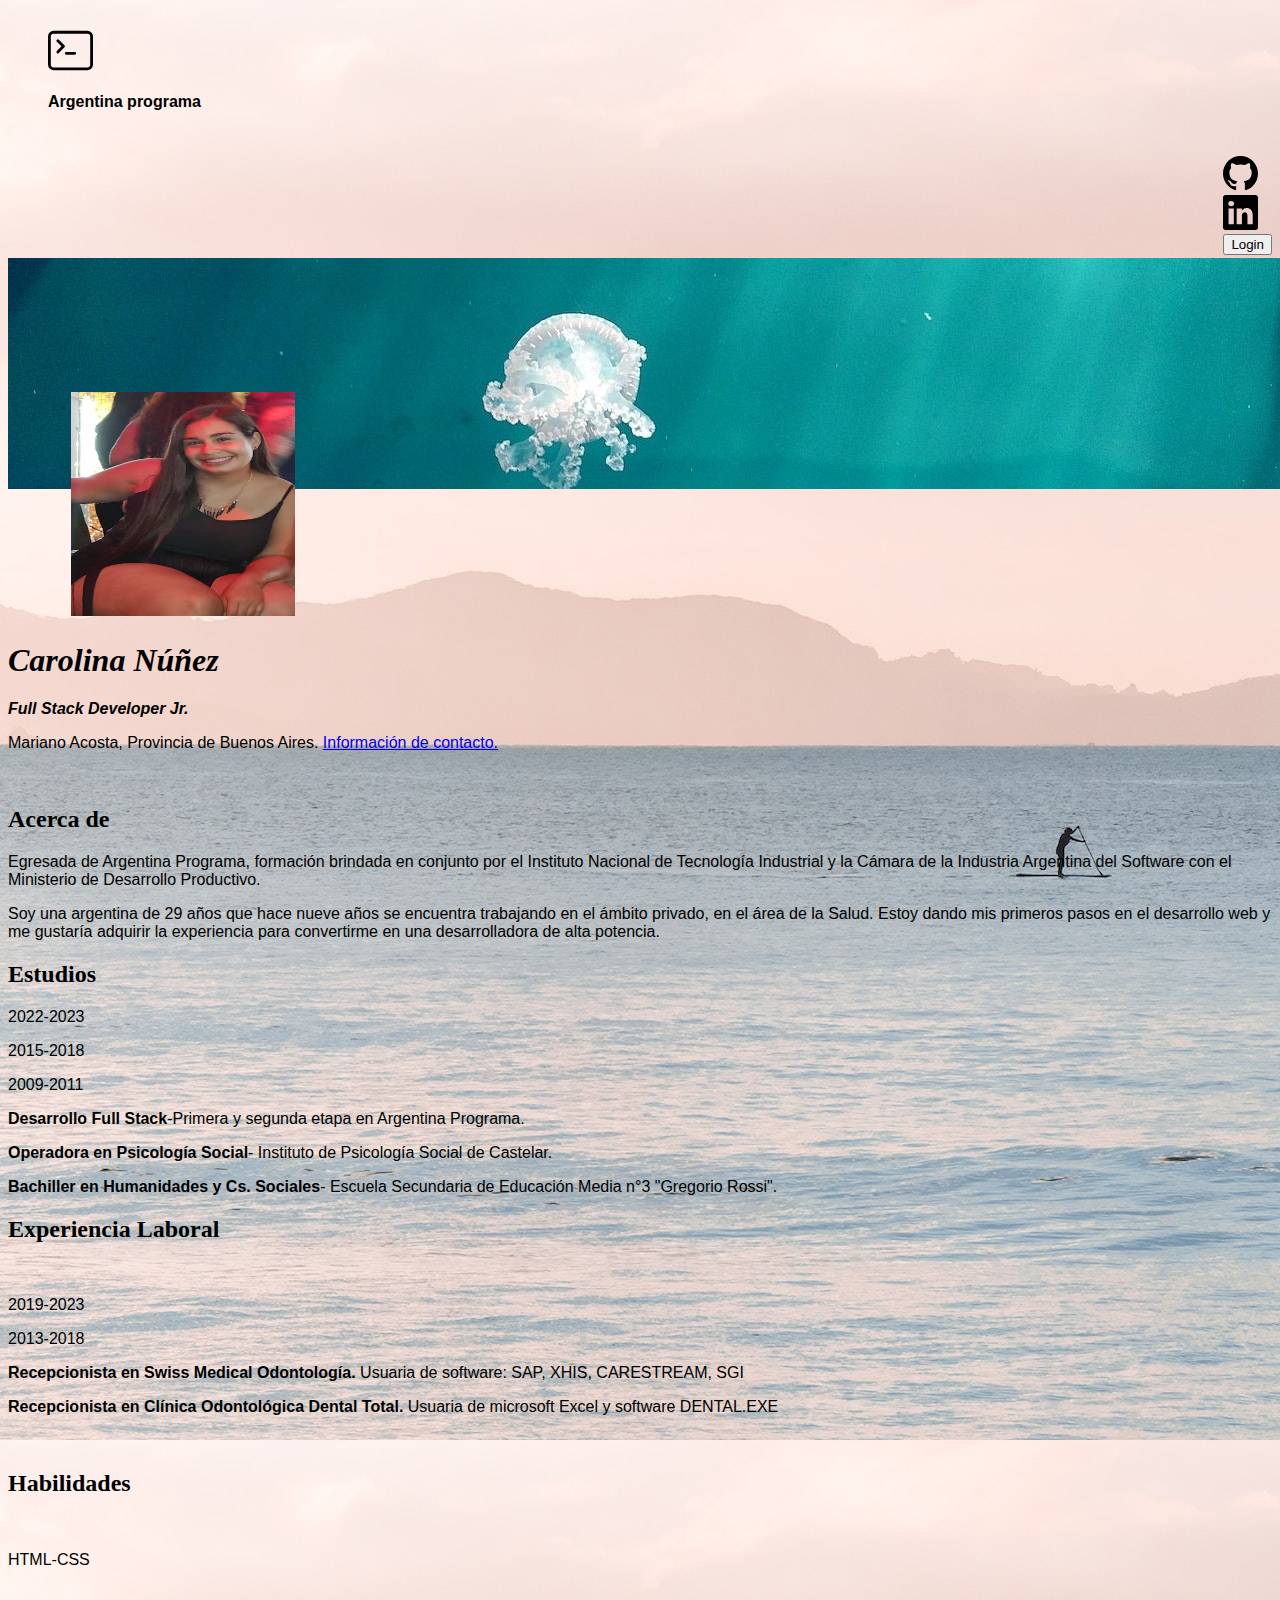
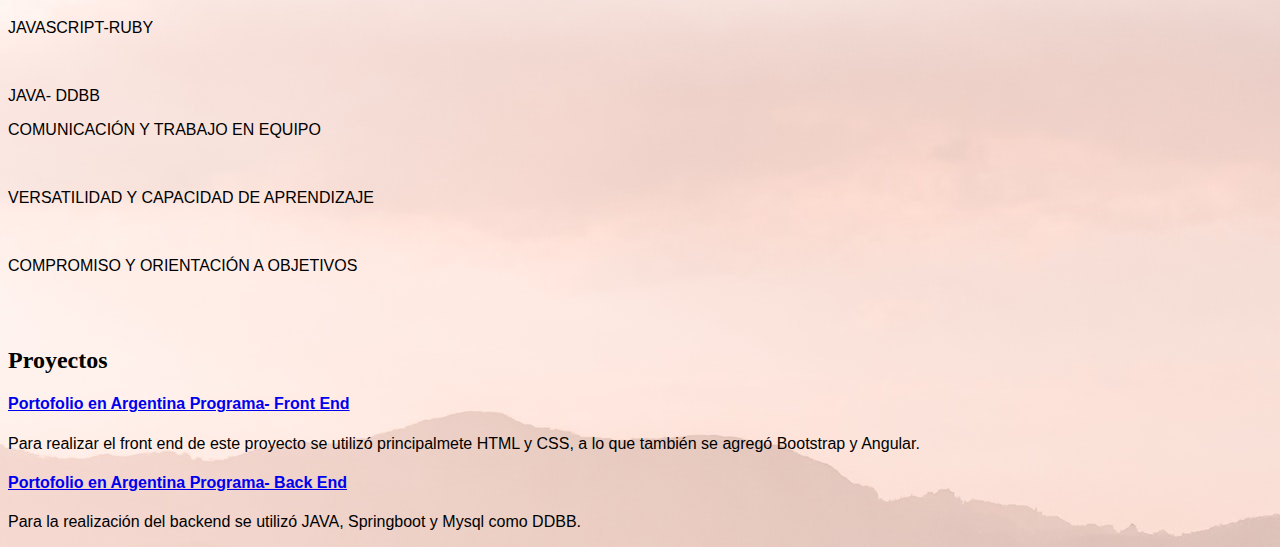
<file: index.html>
<!DOCTYPE html>
<html>
<head>
    <meta charset="UTF-8">
    <meta http-equiv="X-UA-Compatible" content="IE=edge">
    <meta name="viewport" content="width=device-width, initial-scale=1.0">
    <title>Portfolio Carolina Núñez</title>
    <link href="https://cdn.jsdelivr.net/npm/bootstrap@5.2.0/dist/css/bootstrap.min.css" rel="stylesheet" integrity="sha384-gH2yIJqKdNHPEq0n4Mqa/HGKIhSkIHeL5AyhkYV8i59U5AR6csBvApHHNl/vI1Bx" crossorigin="anonymous">
    <link rel="stylesheet" href="styles.css">
</head>

<body>

    <div class="container-fluid">
        <div class="row">
            <div class="col-1">
                <ul class="list-group list-group-horizontal" style="list-style-type: none;">
                    <li style="padding-right: 2%; padding-top: 1%;"><svg xmlns="http://www.w3.org/2000/svg" width="45" height="45" fill="currentColor" class="bi bi-terminal" viewBox="0 0 16 16">
                <path d="M6 9a.5.5 0 0 1 .5-.5h3a.5.5 0 0 1 0 1h-3A.5.5 0 0 1 6 9zM3.854 4.146a.5.5 0 1 0-.708.708L4.793 6.5 3.146 8.146a.5.5 0 1 0 .708.708l2-2a.5.5 0 0 0 0-.708l-2-2z"/>
                <path d="M2 1a2 2 0 0 0-2 2v10a2 2 0 0 0 2 2h12a2 2 0 0 0 2-2V3a2 2 0 0 0-2-2H2zm12 1a1 1 0 0 1 1 1v10a1 1 0 0 1-1 1H2a1 1 0 0 1-1-1V3a1 1 0 0 1 1-1h12z"/></svg>
                    </li>
                    <li>
                    <p style="font-size: medium; font-family: Arial, Helvetica, sans-serif;"><strong>Argentina programa</strong></p>
                    </li>
                </ul>
            </div>
            <div class="col-11">
                <ul class="list-group list-group-horizontal" style="list-style-type: none; align-items: baseline; float: right; padding-top: 1%;">
                <li style="padding-right: 4%;"><a href="https://github.com/CarolinaNu" class="sincolor"><svg xmlns="http://www.w3.org/2000/svg" width="35" height="35" fill="currentColor" class="bi bi-github" viewBox="0 0 16 16">
                    <path d="M8 0C3.58 0 0 3.58 0 8c0 3.54 2.29 6.53 5.47 7.59.4.07.55-.17.55-.38 0-.19-.01-.82-.01-1.49-2.01.37-2.53-.49-2.69-.94-.09-.23-.48-.94-.82-1.13-.28-.15-.68-.52-.01-.53.63-.01 1.08.58 1.23.82.72 1.21 1.87.87 2.33.66.07-.52.28-.87.51-1.07-1.78-.2-3.64-.89-3.64-3.95 0-.87.31-1.59.82-2.15-.08-.2-.36-1.02.08-2.12 0 0 .67-.21 2.2.82.64-.18 1.32-.27 2-.27.68 0 1.36.09 2 .27 1.53-1.04 2.2-.82 2.2-.82.44 1.1.16 1.92.08 2.12.51.56.82 1.27.82 2.15 0 3.07-1.87 3.75-3.65 3.95.29.25.54.73.54 1.48 0 1.07-.01 1.93-.01 2.2 0 .21.15.46.55.38A8.012 8.012 0 0 0 16 8c0-4.42-3.58-8-8-8z"/>
                  </svg></a>
                </li>
                <li style="padding-right: 4%;"><a href="https://www.linkedin.com/in/carolina-n%C3%BA%C3%B1ez-358367249/" class="sincolor"><svg xmlns="http://www.w3.org/2000/svg" width="35" height="35" fill="currentColor" class="bi bi-linkedin" viewBox="0 0 16 16">
                    <path d="M0 1.146C0 .513.526 0 1.175 0h13.65C15.474 0 16 .513 16 1.146v13.708c0 .633-.526 1.146-1.175 1.146H1.175C.526 16 0 15.487 0 14.854V1.146zm4.943 12.248V6.169H2.542v7.225h2.401zm-1.2-8.212c.837 0 1.358-.554 1.358-1.248-.015-.709-.52-1.248-1.342-1.248-.822 0-1.359.54-1.359 1.248 0 .694.521 1.248 1.327 1.248h.016zm4.908 8.212V9.359c0-.216.016-.432.08-.586.173-.431.568-.878 1.232-.878.869 0 1.216.662 1.216 1.634v3.865h2.401V9.25c0-2.22-1.184-3.252-2.764-3.252-1.274 0-1.845.7-2.165 1.193v.025h-.016a5.54 5.54 0 0 1 .016-.025V6.169h-2.4c.03.678 0 7.225 0 7.225h2.4z"/>
                  </svg></a>
                </li>
                <li><a href="login.html"><button type="button" class="btn btn-outline-dark">Login</button></li></a>
                </ul>
            </div>
        </div>
    </div>

<!--hasta acá es barra.superior = falta dejar los íconos de linkedin y github sin hipervínculo visible-->

    <div class="container-fluid">
        <div class="row">
            <div class="col-12"><img src="img/nuevo.banner.medusas.jpg" alt= "Banner" style="margin-top: -1%;"></div>
        </div>
    </div>
        
    <p style="margin-top: -8%; margin-left: 5%;">
        <img src="img/CAROLINA.png" class="rounded-circle" alt="Imagen de Carolina" style="height: 14em; width: 14em;">
    </p>

<!--hasta acá portada.yperfil= faltaría buscar imágenes acorde, tanto portada como perfil-->

    <div class="container">
        <div class="row">
            <div class="col-9">
            <h1>Carolina Núñez</h1>
            <p style="font-style: oblique;"><strong>Full Stack Developer Jr.</strong></p>
            <p>Mariano Acosta, Provincia de Buenos Aires. <a href="contacto.html"> Información de contacto.</a></p>
            <br>
            <h2>Acerca de</h2>
            <p>Egresada de Argentina Programa, formación brindada en conjunto por el Instituto Nacional de Tecnología Industrial y la Cámara de la Industria Argentina del Software con el Ministerio de Desarrollo Productivo.</p>
            <p>Soy una argentina de 29 años que hace nueve años se encuentra trabajando en el ámbito privado, en el área de la Salud. Estoy dando mis primeros pasos en el desarrollo web y me gustaría adquirir la experiencia para convertirme en una desarrolladora de alta potencia. </p>
            </div>
        </div>
    </div>

<!--hasta acá presentación= faltan los datos de contacto, ¿cómo lo hacemos?-->


<div class="container">
    <div class="row">
        <div class="col">
            <h2>Estudios</h2>
        </div>
    </div>
</div>

<div class="container">
    <div class="row">
        <div class="col-2">

            <p>2022-2023</p>
            <p>2015-2018</p>
            <p>2009-2011</p>
        </div>

        <div class="col-10">

            <p><strong>Desarrollo Full Stack</strong>-Primera y segunda etapa en Argentina Programa.</p>
            <p><strong>Operadora en Psicología Social</strong>- Instituto de Psicología Social de Castelar.</p>
            <p><strong>Bachiller en Humanidades y Cs. Sociales</strong>- Escuela Secundaria de Educación Media n°3 "Gregorio Rossi".</p>
        </div>
    </div>
</div>

<!--hasta acá estudios-->

    <div class="container">
        <div class="row">
            <div class="col">
                <h2>Experiencia Laboral</h2>
            </div>
        </div>
    </div>
    
    <br>
    
    <div class="container">
        <div class="row">
            <div class="col-2">
                <p>2019-2023</p>
                <p>2013-2018</p>
            </div>
    
            <div class="col-10">
                <p><strong>Recepcionista en Swiss Medical Odontología.</strong> Usuaria de software: SAP, XHIS, CARESTREAM, SGI</p>
                <p><strong>Recepcionista en Clínica Odontológica Dental Total. </strong>Usuaria de microsoft Excel y software DENTAL.EXE</p>
            </div>
        </div>
    </div>

    <!-- hasta acá experiencia-->

<br>

    <div class="container">
        <div class="row">
            <div class="col">
                <h2>Habilidades</h2>
            </div>
        </div>
    </div>

    <br>

    <div class="container">
        <div class="row">
            <div class="col-6">
                <p>HTML-CSS</p>
                  <div class="progress">
                    <div class="progress-bar progress-bar-striped bg-danger" role="progressbar" aria-label="Danger striped example" style="width: 30%" aria-valuenow="100" aria-valuemin="0" aria-valuemax="100"></div>
                  </div>
                    <br>
                <p>JAVASCRIPT-RUBY</p>
                    <div class="progress">
                        <div class="progress-bar progress-bar-striped" role="progressbar" aria-label="Default striped example" style="width: 15%" aria-valuenow="15" aria-valuemin="0" aria-valuemax="100"></div>
                    </div>
                    <br>
                    <p>JAVA- DDBB</p>
                    <div class="progress">
                        <div class="progress-bar progress-bar-striped bg-warning" role="progressbar" aria-label="Warning striped example" style="width: 5%" aria-valuenow="5" aria-valuemin="0" aria-valuemax="100"></div>
                    </div>
            </div>

            <div class="col-6">
                <p>COMUNICACIÓN Y TRABAJO EN EQUIPO</p>
                    <div class="progress">
                        <div class="progress-bar progress-bar-striped bg-success" role="progressbar" aria-label="Success striped example" style="width: 80%" aria-valuenow="80" aria-valuemin="0" aria-valuemax="100"></div>
                    </div>

                        <br>
                        
                <p>VERSATILIDAD Y CAPACIDAD DE APRENDIZAJE</p>
                    <div class="progress">
                        <div class="progress-bar progress-bar-striped bg-info" role="progressbar" aria-label="Info striped example" style="width: 70%" aria-valuenow="70" aria-valuemin="0" aria-valuemax="100"></div>
                    </div>
                    
                    <br>

                    <p>COMPROMISO Y ORIENTACIÓN A OBJETIVOS</p>
                  <div class="progress">
                    <div class="progress-bar progress-bar-striped bg-warning" role="progressbar" aria-label="Danger striped example" style="width: 90%" aria-valuenow="100" aria-valuemin="0" aria-valuemax="100"></div>
                  </div>
            </div>
            </div>
        </div>
    </div>

<br>
<br>

    <div class="container">
        <div class="row">
            <div class="col-7">
                <h2>Proyectos</h2>
                    <h4><a href="https://github.com/CarolinaNu/Portfolio-Front-End">Portofolio en Argentina Programa- Front End</a></h4>
                        <p>Para realizar el front end de este proyecto se utilizó principalmete HTML y CSS, a lo que también se agregó Bootstrap y Angular.</p>
                        <h4><a href="https://github.com/CarolinaNu/Portfolio-Back-End">Portofolio en Argentina Programa- Back End</a></h4>
                        <p>Para la realización del backend se utilizó JAVA, Springboot y Mysql como DDBB.</p>
            </div>
        </div>
    </div>




    <script src="https://cdn.jsdelivr.net/npm/bootstrap@5.2.0/dist/js/bootstrap.bundle.min.js" integrity="sha384-A3rJD856KowSb7dwlZdYEkO39Gagi7vIsF0jrRAoQmDKKtQBHUuLZ9AsSv4jD4Xa" crossorigin="anonymous"></script>

</body>
</html>
</file>
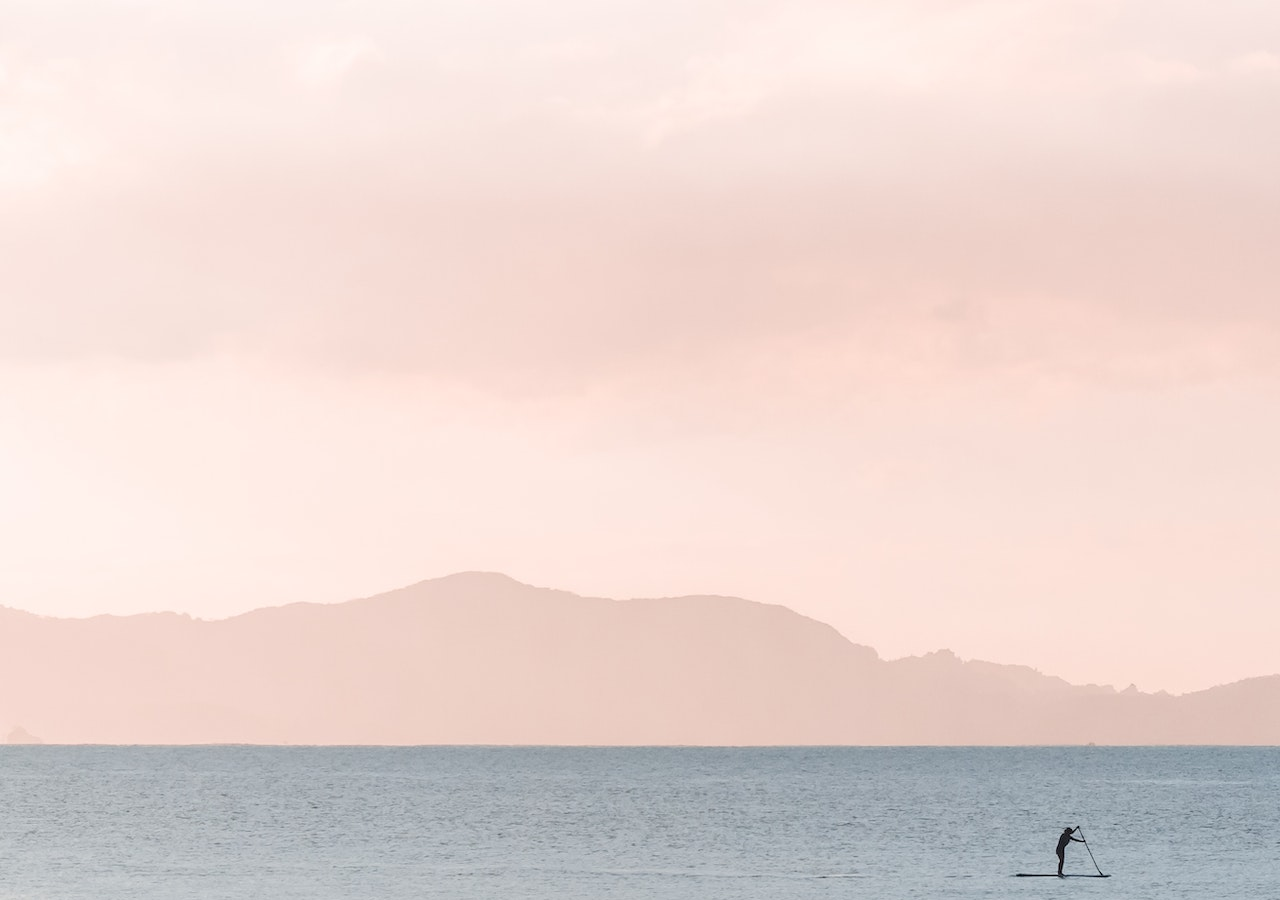
<file: contacto.html>
<!DOCTYPE html>
<html lang="en">
<head>
    <meta charset="UTF-8">
    <meta http-equiv="X-UA-Compatible" content="IE=edge">
    <meta name="viewport" content="width=device-width, initial-scale=1.0">
    <title>Contacto</title>
    <link href="https://cdn.jsdelivr.net/npm/bootstrap@5.2.0/dist/css/bootstrap.min.css" rel="stylesheet" integrity="sha384-gH2yIJqKdNHPEq0n4Mqa/HGKIhSkIHeL5AyhkYV8i59U5AR6csBvApHHNl/vI1Bx" crossorigin="anonymous">
    <link rel="stylesheet" href="styles.css">
</head>
<body>
</body>
</html>
</file>
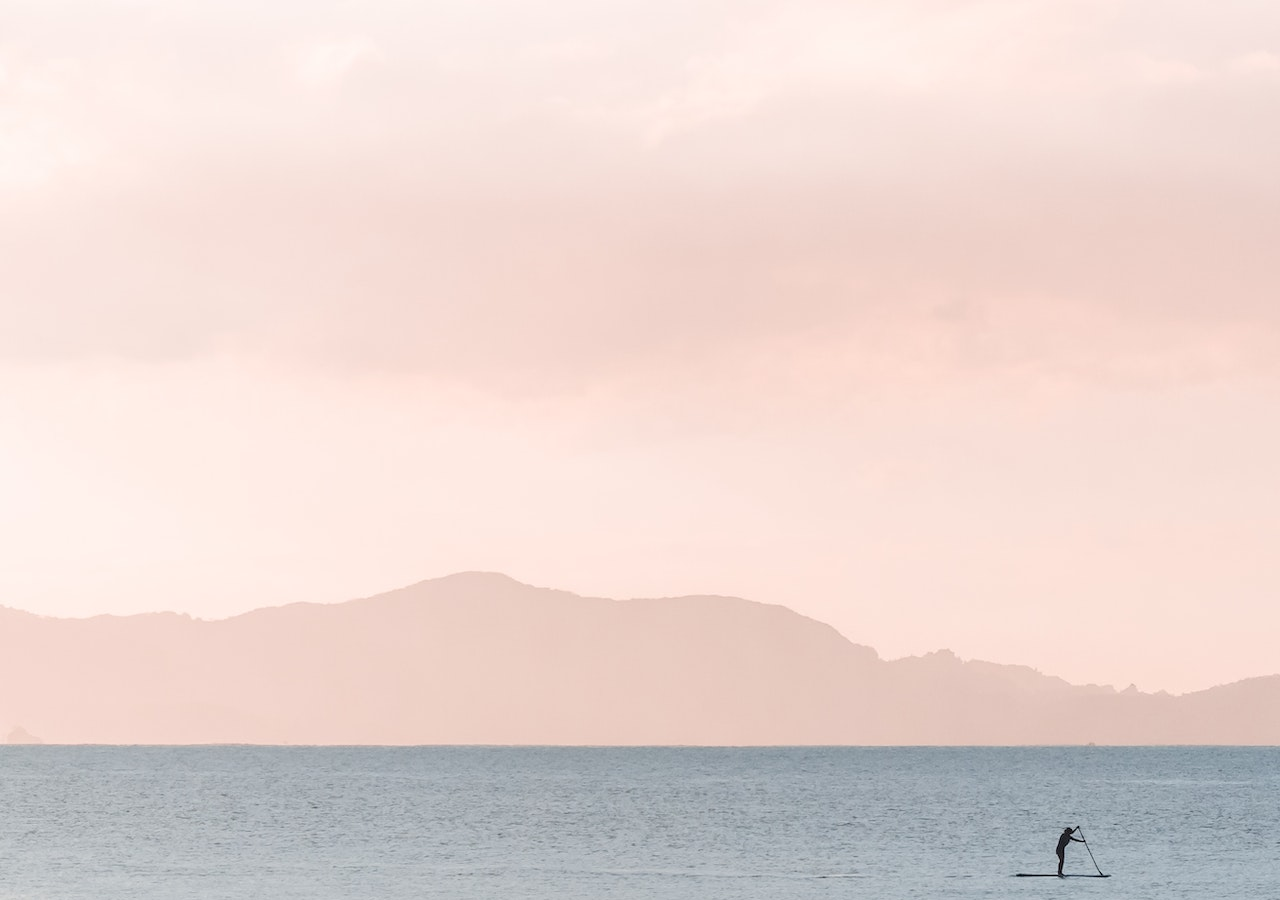
<file: login.html>
<!DOCTYPE html>
<html>
<head>
    <meta charset="UTF-8">
    <meta http-equiv="X-UA-Compatible" content="IE=edge">
    <meta name="viewport" content="width=device-width, initial-scale=1.0">
    <title>Login</title>
    <link href="https://cdn.jsdelivr.net/npm/bootstrap@5.2.0/dist/css/bootstrap.min.css" rel="stylesheet" integrity="sha384-gH2yIJqKdNHPEq0n4Mqa/HGKIhSkIHeL5AyhkYV8i59U5AR6csBvApHHNl/vI1Bx" crossorigin="anonymous">
    <link rel="stylesheet" href="styles.css">
</head>

<body>
</body>
</file>
<file: styles.css>
body {
font-family:'Trebuchet MS', 'Lucida Sans Unicode', 'Lucida Grande', 'Lucida Sans', Arial, sans-serif;
background-image: url("img/otro.mar.jpg");
}
h2 {
font-family: Cambria, Cochin, Georgia, Times, 'Times New Roman', serif;
}
h1 {
font-family: Cambria, Cochin, Georgia, Times, 'Times New Roman', serif;
font-style: oblique;
}
.sincolor {
color:black;
}
</file>
